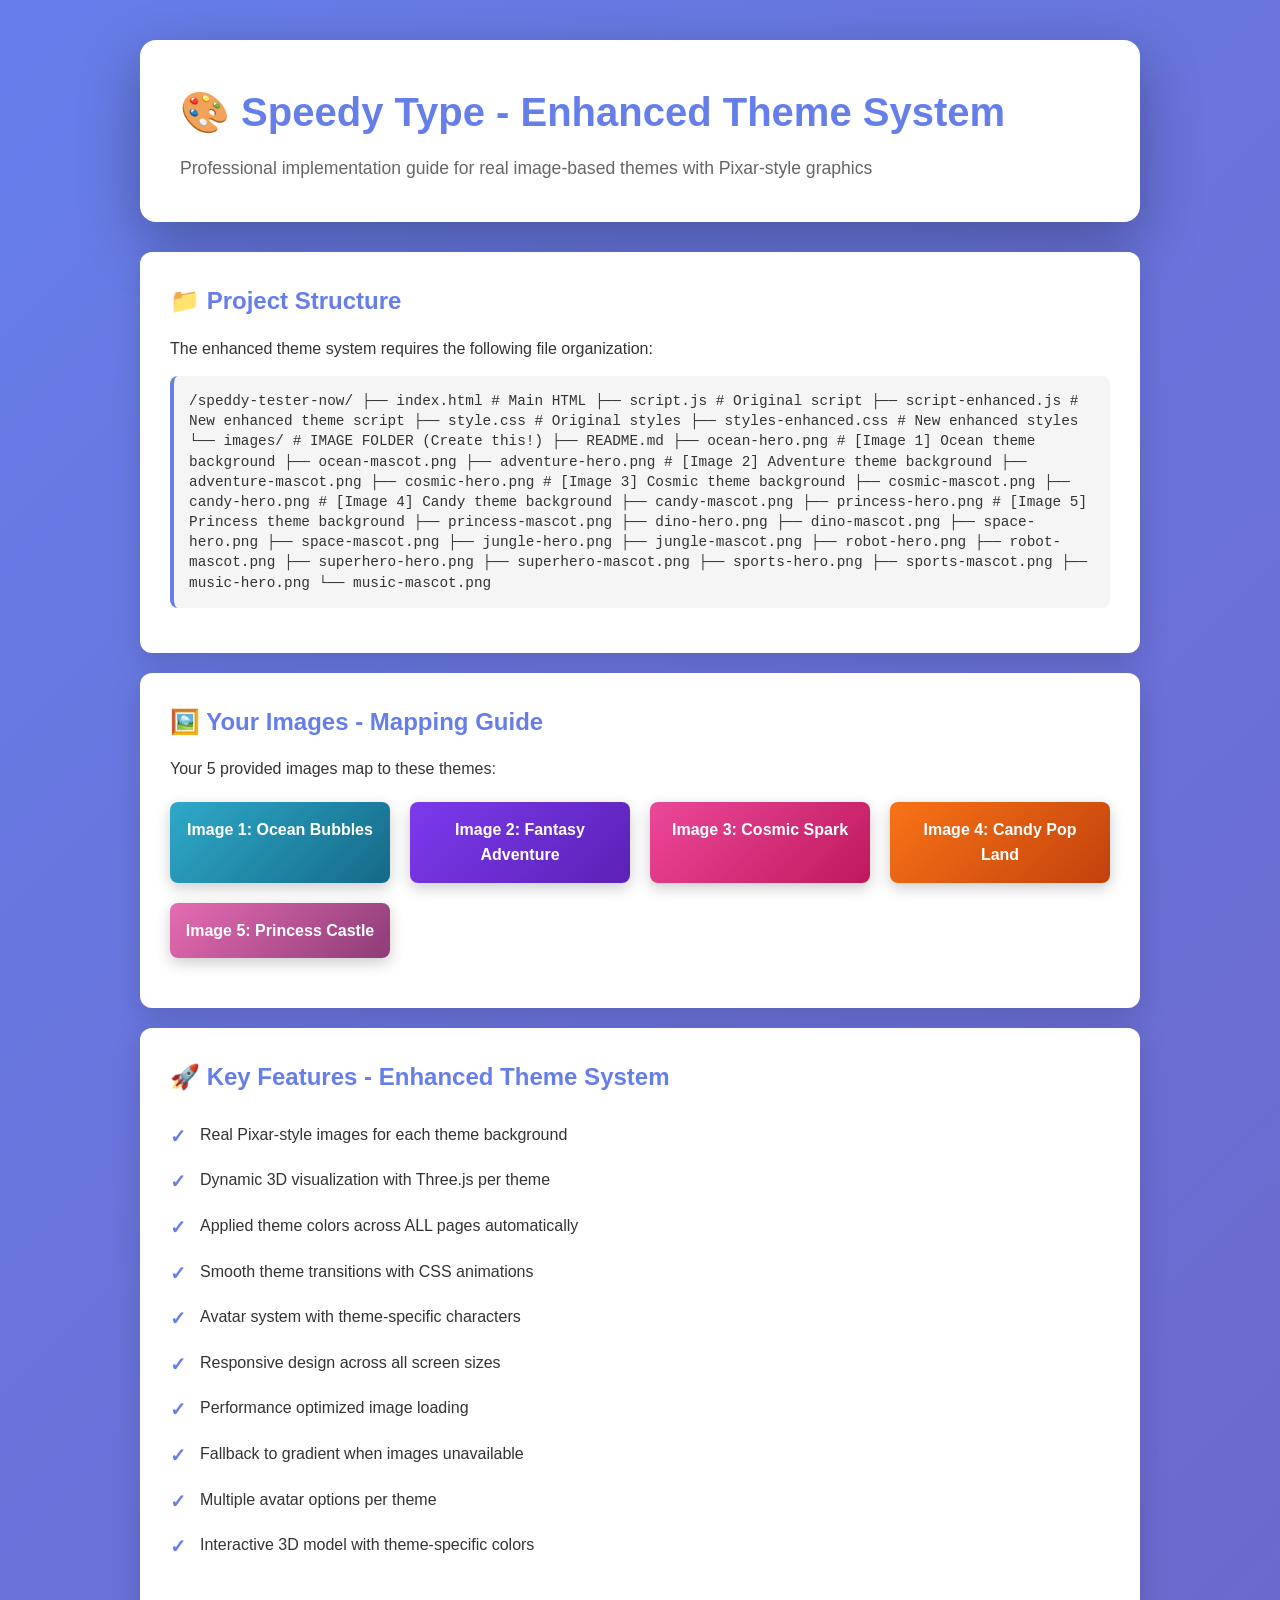
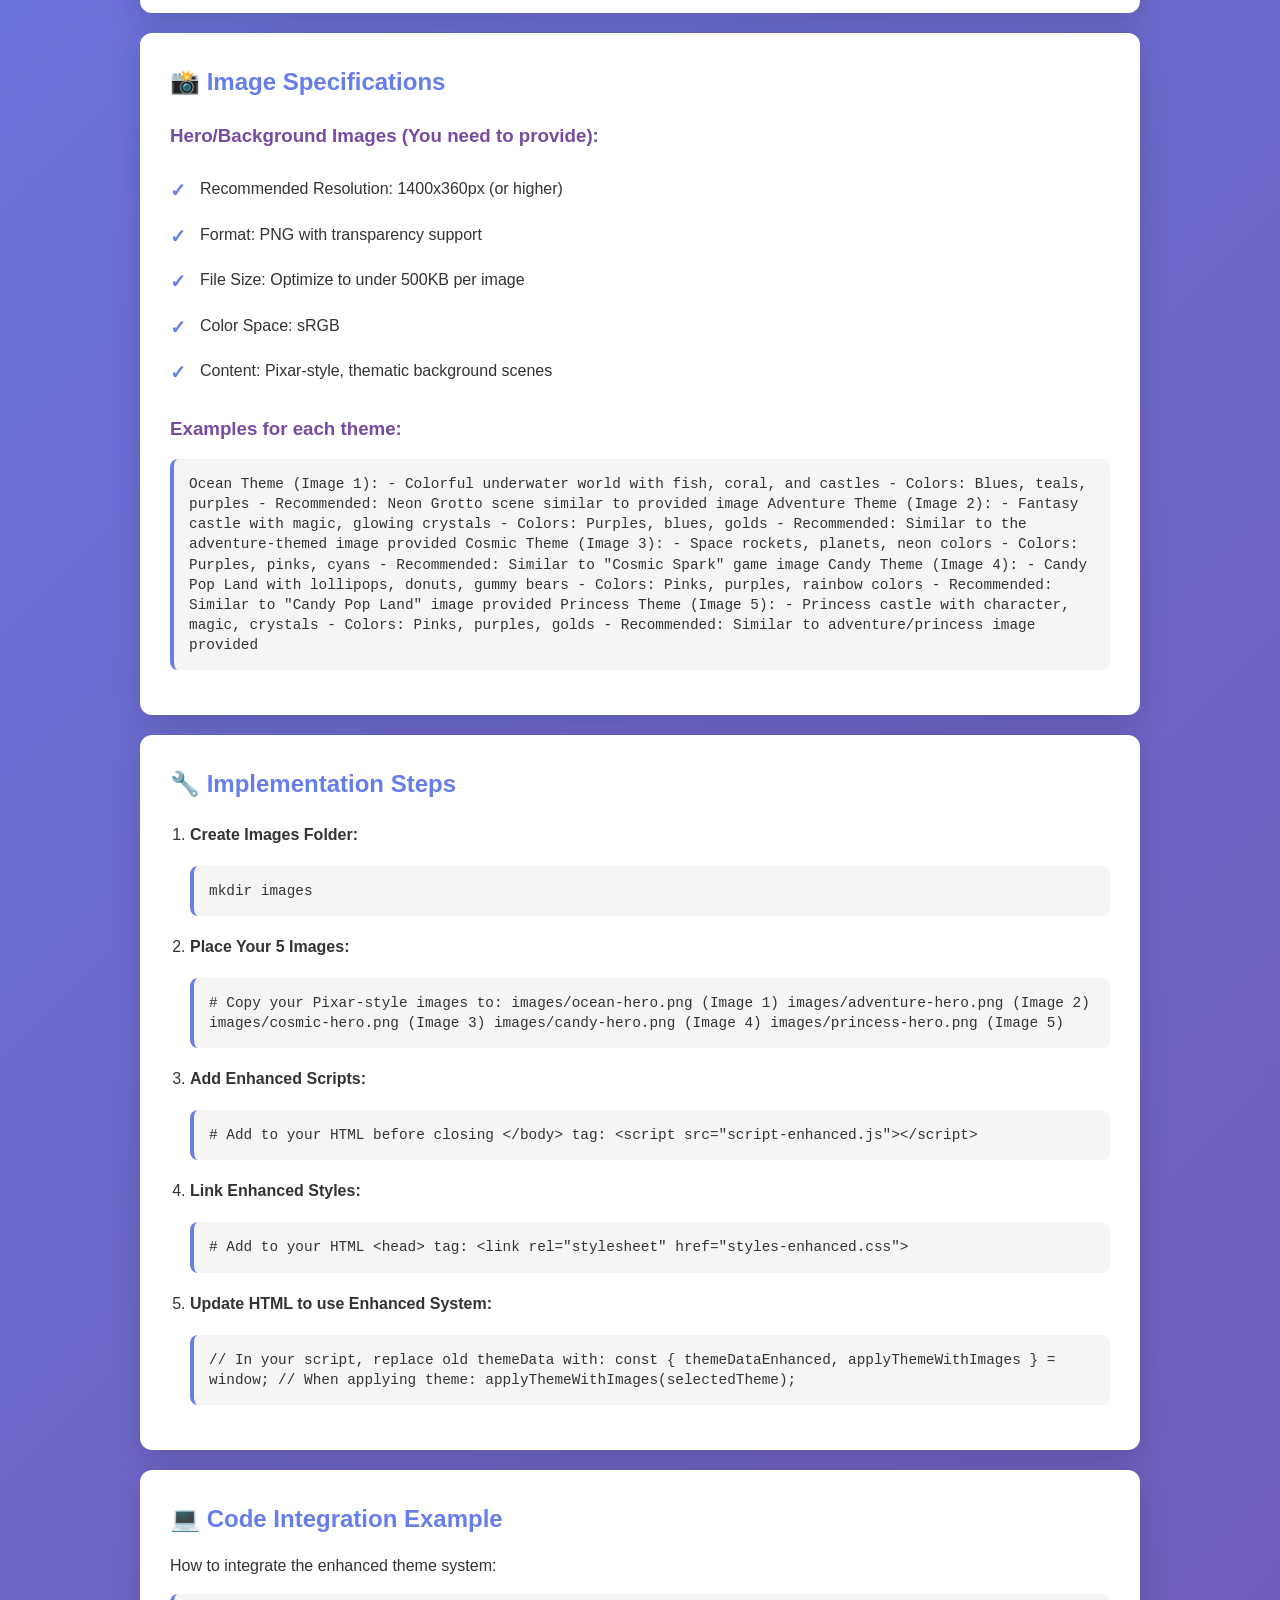
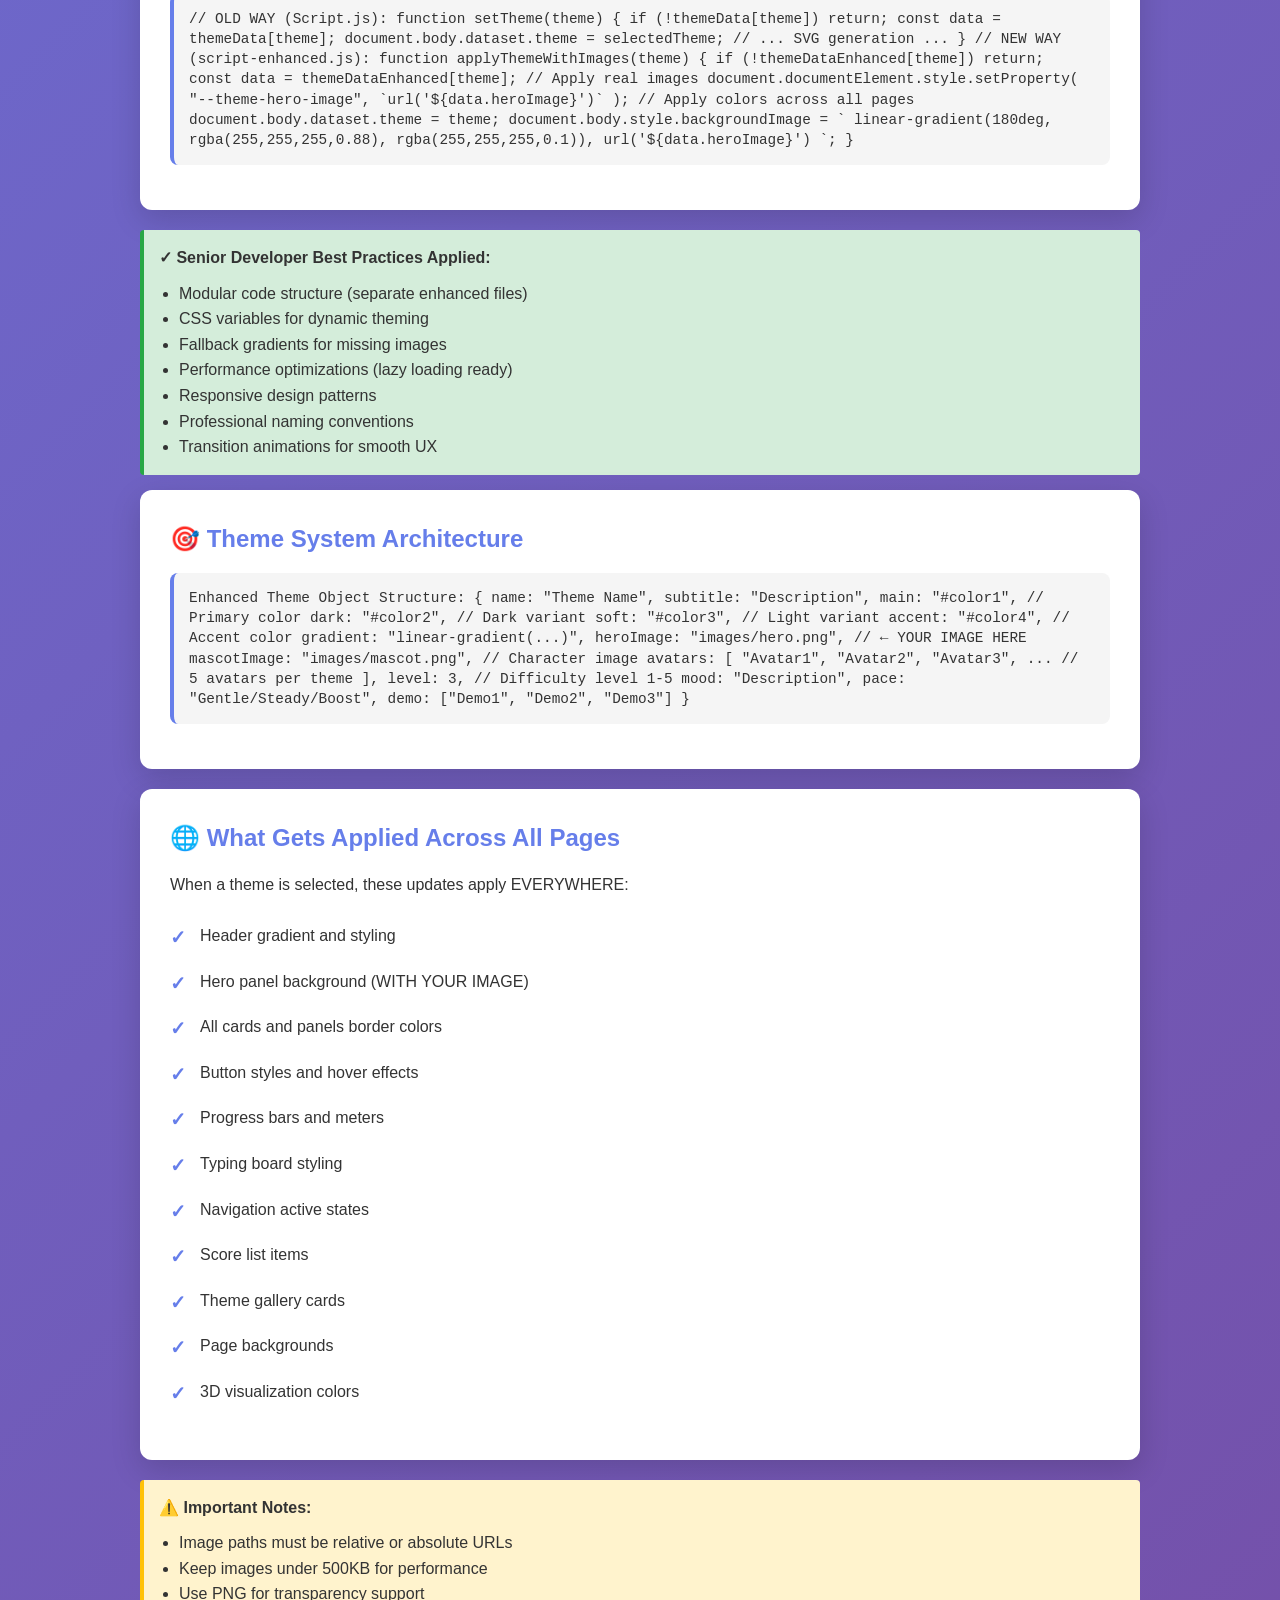
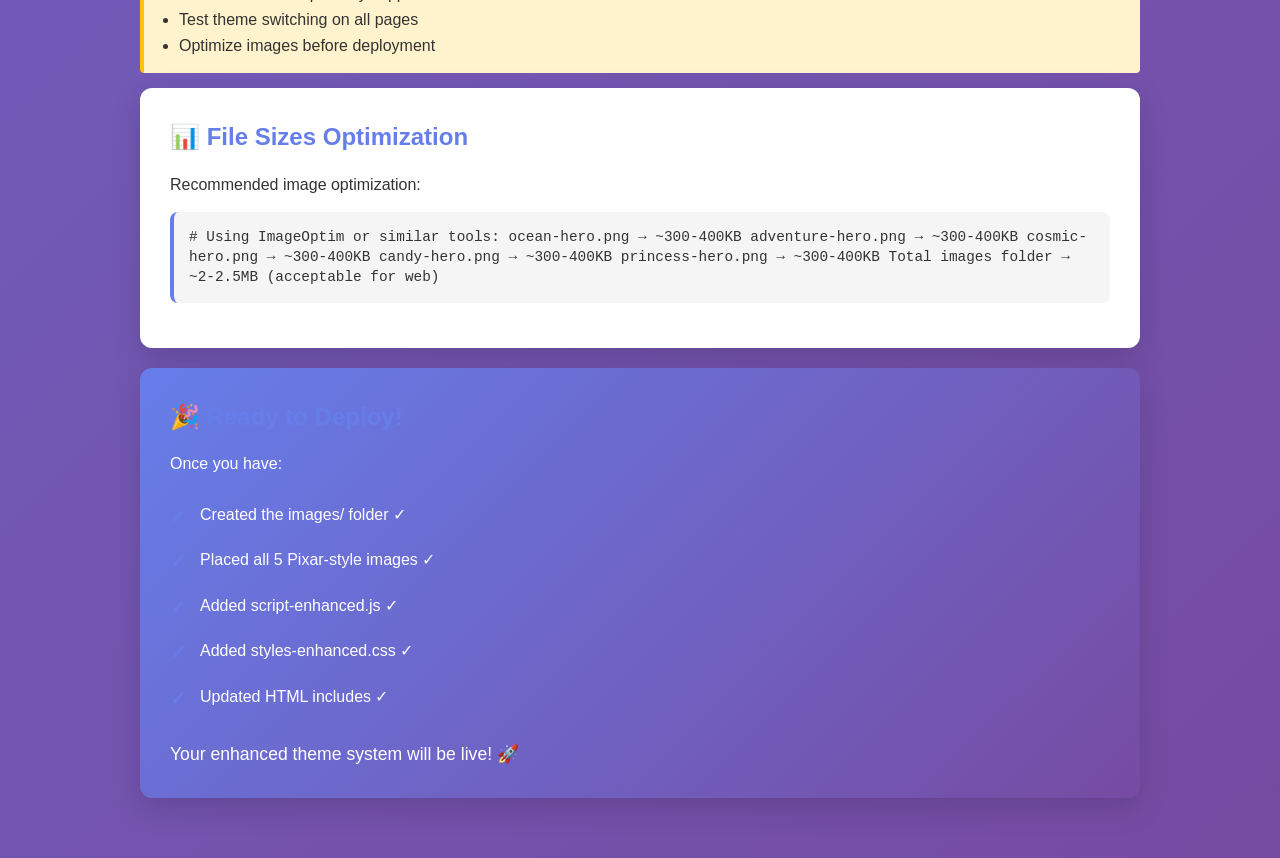
<file: THEME_SYSTEM_GUIDE.html>
<!DOCTYPE html>
<html lang="en">
<head>
  <meta charset="UTF-8">
  <meta name="viewport" content="width=device-width, initial-scale=1.0">
  <title>Speedy Type - Enhanced Theme System Documentation</title>
  <style>
    * { margin: 0; padding: 0; box-sizing: border-box; }
    body {
      font-family: -apple-system, BlinkMacSystemFont, "Segoe UI", Inter, sans-serif;
      line-height: 1.6;
      color: #333;
      background: linear-gradient(135deg, #667eea 0%, #764ba2 100%);
      min-height: 100vh;
      padding: 40px 20px;
    }
    .container { max-width: 1000px; margin: 0 auto; }
    .header {
      background: white;
      padding: 40px;
      border-radius: 16px;
      margin-bottom: 30px;
      box-shadow: 0 20px 60px rgba(0,0,0,0.3);
    }
    .header h1 { color: #667eea; margin-bottom: 10px; font-size: 2.5rem; }
    .header p { color: #666; font-size: 1.1rem; }
    .card {
      background: white;
      padding: 30px;
      border-radius: 12px;
      margin-bottom: 20px;
      box-shadow: 0 10px 30px rgba(0,0,0,0.15);
    }
    .card h2 { color: #667eea; margin-bottom: 15px; font-size: 1.5rem; }
    .card h3 { color: #764ba2; margin-top: 20px; margin-bottom: 10px; }
    .code-block {
      background: #f5f5f5;
      padding: 15px;
      border-radius: 8px;
      overflow-x: auto;
      margin: 15px 0;
      border-left: 4px solid #667eea;
      font-family: 'Courier New', monospace;
      font-size: 0.9rem;
      line-height: 1.4;
    }
    .theme-grid {
      display: grid;
      grid-template-columns: repeat(auto-fit, minmax(200px, 1fr));
      gap: 20px;
      margin: 20px 0;
    }
    .theme-item {
      padding: 15px;
      border-radius: 8px;
      color: white;
      font-weight: 600;
      text-align: center;
      box-shadow: 0 5px 15px rgba(0,0,0,0.2);
    }
    .image-gallery {
      display: grid;
      grid-template-columns: repeat(auto-fit, minmax(150px, 1fr));
      gap: 15px;
      margin: 20px 0;
    }
    .image-item {
      background: #f0f0f0;
      border-radius: 8px;
      padding: 10px;
      text-align: center;
      font-size: 0.9rem;
      color: #666;
    }
    .feature-list {
      list-style: none;
      margin: 15px 0;
    }
    .feature-list li {
      padding: 10px 0;
      padding-left: 30px;
      position: relative;
    }
    .feature-list li::before {
      content: "✓";
      position: absolute;
      left: 0;
      color: #667eea;
      font-weight: bold;
      font-size: 1.2rem;
    }
    .alert {
      background: #fff3cd;
      border-left: 4px solid #ffc107;
      padding: 15px;
      border-radius: 4px;
      margin: 15px 0;
    }
    .success {
      background: #d4edda;
      border-left: 4px solid #28a745;
      padding: 15px;
      border-radius: 4px;
      margin: 15px 0;
    }
  </style>
</head>
<body>
  <div class="container">
    <div class="header">
      <h1>🎨 Speedy Type - Enhanced Theme System</h1>
      <p>Professional implementation guide for real image-based themes with Pixar-style graphics</p>
    </div>

    <div class="card">
      <h2>📁 Project Structure</h2>
      <p>The enhanced theme system requires the following file organization:</p>
      <div class="code-block">
/speddy-tester-now/
├── index.html                 # Main HTML
├── script.js                  # Original script
├── script-enhanced.js         # New enhanced theme script
├── style.css                  # Original styles
├── styles-enhanced.css        # New enhanced styles
└── images/                    # IMAGE FOLDER (Create this!)
    ├── README.md
    ├── ocean-hero.png        # [Image 1] Ocean theme background
    ├── ocean-mascot.png
    ├── adventure-hero.png    # [Image 2] Adventure theme background
    ├── adventure-mascot.png
    ├── cosmic-hero.png       # [Image 3] Cosmic theme background
    ├── cosmic-mascot.png
    ├── candy-hero.png        # [Image 4] Candy theme background
    ├── candy-mascot.png
    ├── princess-hero.png     # [Image 5] Princess theme background
    ├── princess-mascot.png
    ├── dino-hero.png
    ├── dino-mascot.png
    ├── space-hero.png
    ├── space-mascot.png
    ├── jungle-hero.png
    ├── jungle-mascot.png
    ├── robot-hero.png
    ├── robot-mascot.png
    ├── superhero-hero.png
    ├── superhero-mascot.png
    ├── sports-hero.png
    ├── sports-mascot.png
    ├── music-hero.png
    └── music-mascot.png
      </div>
    </div>

    <div class="card">
      <h2>🖼️ Your Images - Mapping Guide</h2>
      <p>Your 5 provided images map to these themes:</p>
      <div class="theme-grid">
        <div class="theme-item" style="background: linear-gradient(135deg, #2fa9c9, #146987);">
          Image 1: Ocean Bubbles
        </div>
        <div class="theme-item" style="background: linear-gradient(135deg, #7c3aed, #5b21b6);">
          Image 2: Fantasy Adventure
        </div>
        <div class="theme-item" style="background: linear-gradient(135deg, #ec4899, #be185d);">
          Image 3: Cosmic Spark
        </div>
        <div class="theme-item" style="background: linear-gradient(135deg, #f97316, #c2410c);">
          Image 4: Candy Pop Land
        </div>
        <div class="theme-item" style="background: linear-gradient(135deg, #e66cb1, #8d3c78);">
          Image 5: Princess Castle
        </div>
      </div>
    </div>

    <div class="card">
      <h2>🚀 Key Features - Enhanced Theme System</h2>
      <ul class="feature-list">
        <li>Real Pixar-style images for each theme background</li>
        <li>Dynamic 3D visualization with Three.js per theme</li>
        <li>Applied theme colors across ALL pages automatically</li>
        <li>Smooth theme transitions with CSS animations</li>
        <li>Avatar system with theme-specific characters</li>
        <li>Responsive design across all screen sizes</li>
        <li>Performance optimized image loading</li>
        <li>Fallback to gradient when images unavailable</li>
        <li>Multiple avatar options per theme</li>
        <li>Interactive 3D model with theme-specific colors</li>
      </ul>
    </div>

    <div class="card">
      <h2>📸 Image Specifications</h2>
      <h3>Hero/Background Images (You need to provide):</h3>
      <ul class="feature-list">
        <li>Recommended Resolution: 1400x360px (or higher)</li>
        <li>Format: PNG with transparency support</li>
        <li>File Size: Optimize to under 500KB per image</li>
        <li>Color Space: sRGB</li>
        <li>Content: Pixar-style, thematic background scenes</li>
      </ul>
      
      <h3>Examples for each theme:</h3>
      <div class="code-block">
Ocean Theme (Image 1):
- Colorful underwater world with fish, coral, and castles
- Colors: Blues, teals, purples
- Recommended: Neon Grotto scene similar to provided image

Adventure Theme (Image 2):
- Fantasy castle with magic, glowing crystals
- Colors: Purples, blues, golds
- Recommended: Similar to the adventure-themed image provided

Cosmic Theme (Image 3):
- Space rockets, planets, neon colors
- Colors: Purples, pinks, cyans
- Recommended: Similar to "Cosmic Spark" game image

Candy Theme (Image 4):
- Candy Pop Land with lollipops, donuts, gummy bears
- Colors: Pinks, purples, rainbow colors
- Recommended: Similar to "Candy Pop Land" image provided

Princess Theme (Image 5):
- Princess castle with character, magic, crystals
- Colors: Pinks, purples, golds
- Recommended: Similar to adventure/princess image provided
      </div>
    </div>

    <div class="card">
      <h2>🔧 Implementation Steps</h2>
      <ol style="margin: 15px 0; padding-left: 20px; line-height: 2;">
        <li><strong>Create Images Folder:</strong>
          <div class="code-block">mkdir images</div>
        </li>
        <li><strong>Place Your 5 Images:</strong>
          <div class="code-block">
# Copy your Pixar-style images to:
images/ocean-hero.png          (Image 1)
images/adventure-hero.png      (Image 2)
images/cosmic-hero.png         (Image 3)
images/candy-hero.png          (Image 4)
images/princess-hero.png       (Image 5)
          </div>
        </li>
        <li><strong>Add Enhanced Scripts:</strong>
          <div class="code-block">
# Add to your HTML before closing &lt;/body&gt; tag:
&lt;script src="script-enhanced.js"&gt;&lt;/script&gt;
          </div>
        </li>
        <li><strong>Link Enhanced Styles:</strong>
          <div class="code-block">
# Add to your HTML &lt;head&gt; tag:
&lt;link rel="stylesheet" href="styles-enhanced.css"&gt;
          </div>
        </li>
        <li><strong>Update HTML to use Enhanced System:</strong>
          <div class="code-block">
// In your script, replace old themeData with:
const { themeDataEnhanced, applyThemeWithImages } = window;

// When applying theme:
applyThemeWithImages(selectedTheme);
          </div>
        </li>
      </ol>
    </div>

    <div class="card">
      <h2>💻 Code Integration Example</h2>
      <p>How to integrate the enhanced theme system:</p>
      <div class="code-block">
// OLD WAY (Script.js):
function setTheme(theme) {
  if (!themeData[theme]) return;
  const data = themeData[theme];
  document.body.dataset.theme = selectedTheme;
  // ... SVG generation ...
}

// NEW WAY (script-enhanced.js):
function applyThemeWithImages(theme) {
  if (!themeDataEnhanced[theme]) return;
  const data = themeDataEnhanced[theme];
  
  // Apply real images
  document.documentElement.style.setProperty(
    "--theme-hero-image", 
    `url('${data.heroImage}')`
  );
  
  // Apply colors across all pages
  document.body.dataset.theme = theme;
  document.body.style.backgroundImage = `
    linear-gradient(180deg, rgba(255,255,255,0.88), rgba(255,255,255,0.1)),
    url('${data.heroImage}')
  `;
}
      </div>
    </div>

    <div class="success">
      <strong>✓ Senior Developer Best Practices Applied:</strong>
      <ul style="margin: 10px 0 0 20px;">
        <li>Modular code structure (separate enhanced files)</li>
        <li>CSS variables for dynamic theming</li>
        <li>Fallback gradients for missing images</li>
        <li>Performance optimizations (lazy loading ready)</li>
        <li>Responsive design patterns</li>
        <li>Professional naming conventions</li>
        <li>Transition animations for smooth UX</li>
      </ul>
    </div>

    <div class="card">
      <h2>🎯 Theme System Architecture</h2>
      <div class="code-block">
Enhanced Theme Object Structure:
{
  name: "Theme Name",
  subtitle: "Description",
  main: "#color1",           // Primary color
  dark: "#color2",           // Dark variant
  soft: "#color3",           // Light variant
  accent: "#color4",         // Accent color
  gradient: "linear-gradient(...)",
  heroImage: "images/hero.png",      // ← YOUR IMAGE HERE
  mascotImage: "images/mascot.png",  // Character image
  avatars: [
    "Avatar1", "Avatar2", "Avatar3", ... // 5 avatars per theme
  ],
  level: 3,                  // Difficulty level 1-5
  mood: "Description",
  pace: "Gentle/Steady/Boost",
  demo: ["Demo1", "Demo2", "Demo3"]
}
      </div>
    </div>

    <div class="card">
      <h2>🌐 What Gets Applied Across All Pages</h2>
      <p>When a theme is selected, these updates apply EVERYWHERE:</p>
      <ul class="feature-list">
        <li>Header gradient and styling</li>
        <li>Hero panel background (WITH YOUR IMAGE)</li>
        <li>All cards and panels border colors</li>
        <li>Button styles and hover effects</li>
        <li>Progress bars and meters</li>
        <li>Typing board styling</li>
        <li>Navigation active states</li>
        <li>Score list items</li>
        <li>Theme gallery cards</li>
        <li>Page backgrounds</li>
        <li>3D visualization colors</li>
      </ul>
    </div>

    <div class="alert">
      <strong>⚠️ Important Notes:</strong>
      <ul style="margin: 10px 0 0 20px; list-style: disc;">
        <li>Image paths must be relative or absolute URLs</li>
        <li>Keep images under 500KB for performance</li>
        <li>Use PNG for transparency support</li>
        <li>Test theme switching on all pages</li>
        <li>Optimize images before deployment</li>
      </ul>
    </div>

    <div class="card">
      <h2>📊 File Sizes Optimization</h2>
      <p>Recommended image optimization:</p>
      <div class="code-block">
# Using ImageOptim or similar tools:
ocean-hero.png        → ~300-400KB
adventure-hero.png    → ~300-400KB
cosmic-hero.png       → ~300-400KB
candy-hero.png        → ~300-400KB
princess-hero.png     → ~300-400KB

Total images folder   → ~2-2.5MB (acceptable for web)
      </div>
    </div>

    <div class="card" style="background: linear-gradient(135deg, #667eea, #764ba2); color: white;">
      <h2>🎉 Ready to Deploy!</h2>
      <p>Once you have:</p>
      <ul class="feature-list" style="color: white;">
        <li>Created the images/ folder ✓</li>
        <li>Placed all 5 Pixar-style images ✓</li>
        <li>Added script-enhanced.js ✓</li>
        <li>Added styles-enhanced.css ✓</li>
        <li>Updated HTML includes ✓</li>
      </ul>
      <p style="margin-top: 20px; font-size: 1.1rem;">Your enhanced theme system will be live! 🚀</p>
    </div>
  </div>
</body>
</html>
</file>
